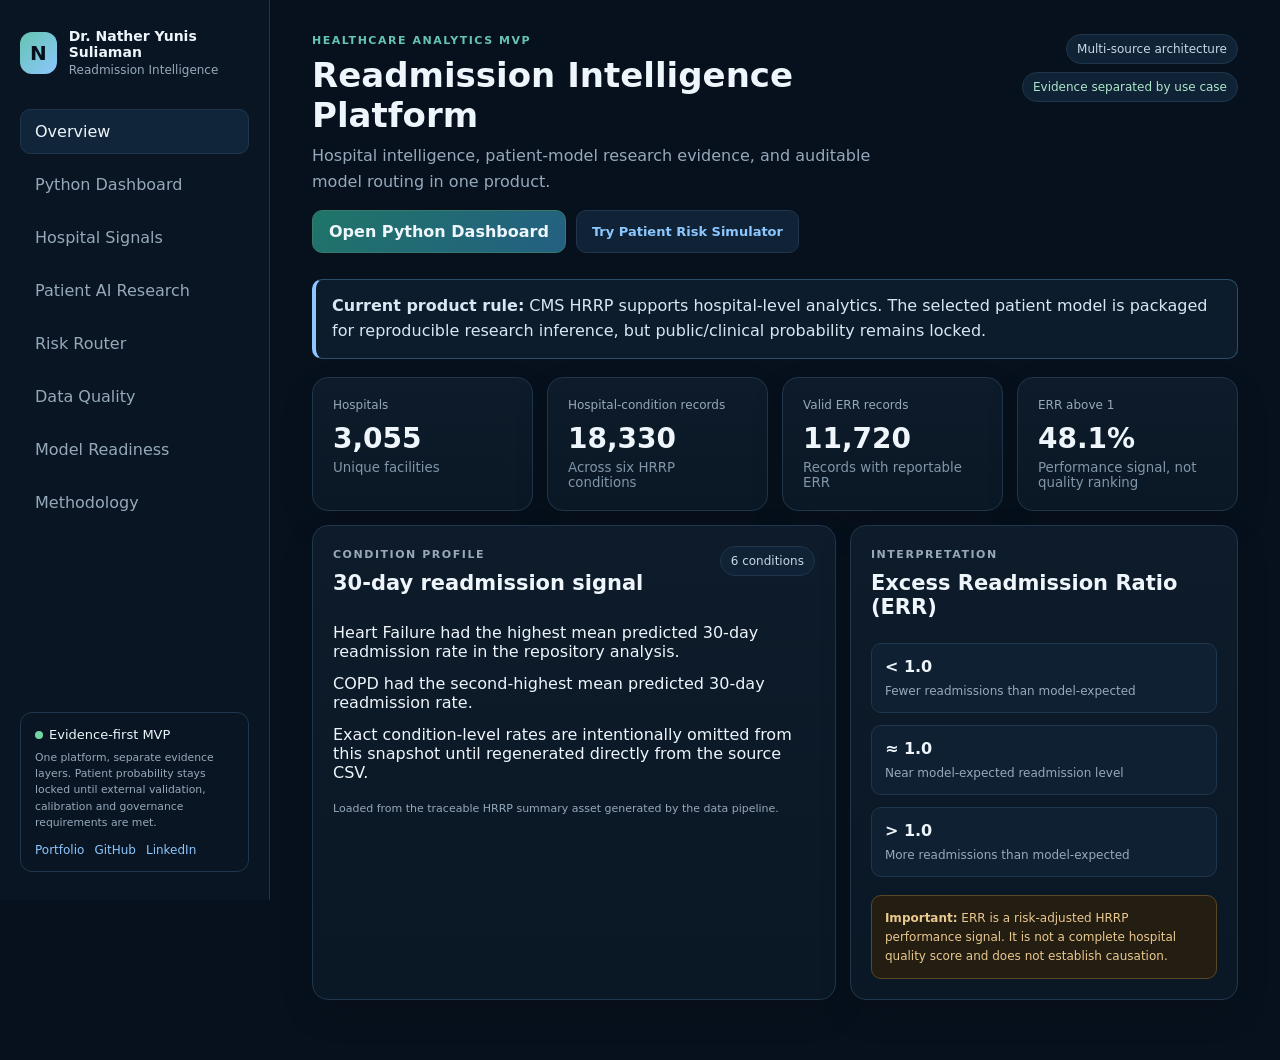
<file: index.html>
<!doctype html>
<html lang="en">
<head>
  <meta charset="utf-8" />
  <meta name="viewport" content="width=device-width, initial-scale=1" />
  <title>Dr. Nather Yunis Suliaman | Readmission Intelligence</title>
  <link rel="stylesheet" href="styles.css" />
  <script src="https://cdn.plot.ly/plotly-2.35.2.min.js"></script>
  <style>.profile-links{display:flex;flex-wrap:wrap;gap:10px;margin-top:12px}.profile-links a{color:var(--accent2);font-size:12px;text-decoration:none}.profile-links a:hover{text-decoration:underline}</style>
  <style>
    .hero-actions{display:flex;gap:10px;flex-wrap:wrap;margin-top:16px}.primary-link,.secondary-link{display:inline-flex;align-items:center;justify-content:center;padding:11px 15px;border-radius:10px;text-decoration:none;font-size:13px;font-weight:800}.primary-link{color:var(--text);border:1px solid #39796c;background:linear-gradient(135deg,#1f7568,#245f82)}.secondary-link{color:var(--accent2);border:1px solid var(--line);background:#102235}.dash-bars{display:grid;gap:20px;margin-top:24px}.dash-measure>div:first-child{display:flex;justify-content:space-between;gap:14px;margin-bottom:8px;font-size:13px}.dash-track{height:14px;background:#13283d;border-radius:999px;overflow:hidden}.dash-fill{height:100%;border-radius:999px;background:linear-gradient(90deg,var(--accent),var(--accent2))}.dash-fill.muted{background:#64788b}.dash-fill.warn{background:linear-gradient(90deg,#df9646,#f0b35a)}.dash-fill.good{background:linear-gradient(90deg,#3fa578,#72d6a4)}.signal-columns{height:215px;display:flex;align-items:flex-end;justify-content:center;gap:60px;padding-top:20px}.signal-columns>div{width:110px;display:flex;flex-direction:column;align-items:center;gap:8px;color:var(--muted);font-size:12px}.signal-column{width:64px;border-radius:10px 10px 3px 3px}.signal-column.high{background:linear-gradient(180deg,var(--warn),#9a602a)}.signal-column.low{background:linear-gradient(180deg,var(--good),#287052)}.signal-columns strong{font-size:22px;color:var(--text)}.insight-list{display:grid;gap:12px;margin-top:18px}.insight-row{display:grid;grid-template-columns:28px 1fr;gap:10px;align-items:flex-start;color:var(--muted);line-height:1.5}.insight-row b{width:28px;height:28px;border-radius:50%;display:grid;place-items:center;background:#16304a;color:var(--accent2)}.dashboard-cta{margin-top:14px;padding:22px;border:1px solid #39796c;border-radius:16px;background:linear-gradient(135deg,#0e2532,#102235);display:flex;align-items:center;justify-content:space-between;gap:20px}.dashboard-cta p{color:var(--muted);margin-bottom:0}.dashboard-provenance{color:var(--muted);font-size:11px;margin:14px 2px 0}@media(max-width:700px){.dashboard-cta{display:block}.dashboard-cta .primary-link{margin-top:16px;width:100%}.signal-columns{gap:28px}}
  </style>
  <style>
    .state-map-card{margin-top:14px}.state-map{width:100%;height:540px;margin-top:8px}.state-rankings{display:grid;grid-template-columns:1fr 1fr;gap:14px;margin-top:10px}.rank-panel{border:1px solid var(--line);border-radius:12px;padding:14px;background:#0b1a29}.rank-panel h3{font-size:14px;margin-bottom:12px}.rank-row{display:grid;grid-template-columns:34px 1fr auto;gap:8px;padding:8px 0;border-bottom:1px solid var(--line);font-size:12px}.rank-row:last-child{border-bottom:0}.rank-row span{color:var(--muted)}@media(max-width:700px){.state-map{height:390px}.state-rankings{grid-template-columns:1fr}}
  </style>
</head>
<body>
  <div class="shell">
    <aside class="sidebar">
      <div class="brand"><div class="brand-mark">N</div><div><strong>Dr. Nather Yunis Suliaman</strong><span>Readmission Intelligence</span></div></div>
      <nav>
        <button class="nav-item active" data-view="overview">Overview</button>
        <button class="nav-item" data-view="python-dashboard">Python Dashboard</button>
        <button class="nav-item" data-view="signals">Hospital Signals</button>
        <button class="nav-item" data-view="patient-ai">Patient AI Research</button>
        <button class="nav-item" data-view="router">Risk Router</button>
        <button class="nav-item" data-view="quality">Data Quality</button>
        <button class="nav-item" data-view="model">Model Readiness</button>
        <button class="nav-item" data-view="methodology">Methodology</button>
      </nav>
      <div class="sidebar-note"><span class="status-dot"></span>Evidence-first MVP<small>One platform, separate evidence layers. Patient probability stays locked until external validation, calibration and governance requirements are met.</small><div class="profile-links"><a href="https://natheerne-hub.github.io/natheersoliman.github.io/" target="_blank" rel="noopener">Portfolio</a><a href="https://github.com/natheerne-hub" target="_blank" rel="noopener">GitHub</a><a href="https://www.linkedin.com/in/nather-suliaman-64866342a" target="_blank" rel="noopener">LinkedIn</a></div></div>
    </aside>
    <main>
      <header class="topbar">
        <div><p class="eyebrow">Healthcare Analytics MVP</p><h1>Readmission Intelligence Platform</h1><p class="subtitle">Hospital intelligence, patient-model research evidence, and auditable model routing in one product.</p><div class="hero-actions"><button class="primary-button" type="button" data-open-view="python-dashboard">Open Python Dashboard</button><a class="secondary-link" href="/simulator.html">Try Patient Risk Simulator</a></div></div>
        <div class="badges"><span class="badge">Multi-source architecture</span><span class="badge badge-safe">Evidence separated by use case</span></div>
      </header>
      <section id="overview" class="view active-view">
        <div class="callout"><strong>Current product rule:</strong> CMS HRRP supports hospital-level analytics. The selected patient model is packaged for reproducible research inference, but public/clinical probability remains locked.</div>
        <div class="kpi-grid">
          <article class="card kpi"><span>Hospitals</span><strong>3,055</strong><small>Unique facilities</small></article>
          <article class="card kpi"><span>Hospital-condition records</span><strong>18,330</strong><small>Across six HRRP conditions</small></article>
          <article class="card kpi"><span>Valid ERR records</span><strong>11,720</strong><small>Records with reportable ERR</small></article>
          <article class="card kpi"><span>ERR above 1</span><strong>48.1%</strong><small>Performance signal, not quality ranking</small></article>
        </div>
        <div class="grid-2">
          <article class="card"><div class="card-head"><div><p class="eyebrow">Condition profile</p><h2>30-day readmission signal</h2></div><span class="chip">6 conditions</span></div><div class="bars" id="conditionBars"></div><p class="footnote">Loaded from the traceable HRRP summary asset generated by the data pipeline.</p></article>
          <article class="card"><div class="card-head"><div><p class="eyebrow">Interpretation</p><h2>Excess Readmission Ratio (ERR)</h2></div></div><div class="err-scale"><div><strong>&lt; 1.0</strong><span>Fewer readmissions than model-expected</span></div><div><strong>≈ 1.0</strong><span>Near model-expected readmission level</span></div><div><strong>&gt; 1.0</strong><span>More readmissions than model-expected</span></div></div><div class="warning"><strong>Important:</strong> ERR is a risk-adjusted HRRP performance signal. It is not a complete hospital quality score and does not establish causation.</div></article>
        </div>
      </section>
      <section id="python-dashboard" class="view">
        <div class="section-heading"><p class="eyebrow">Python-generated analytics</p><h2>Hospital Readmissions Dashboard</h2><p>Every value in this view is derived by the repository's Python pipeline and rendered from a versioned JSON asset.</p></div>
        <div id="pythonKpis" class="kpi-grid"></div>
        <article class="card state-map-card">
          <div class="card-head"><div><p class="eyebrow">Geographic analysis</p><h2>Mean ERR by state</h2><p>Hover over a state to see its mean ERR, hospitals, and valid records.</p></div><span class="chip">CMS HRRP FY 2026</span></div>
          <div id="stateMap" class="state-map" role="img" aria-label="United States choropleth map showing mean Excess Readmission Ratio by state"></div>
          <div id="stateRankings" class="state-rankings"></div>
          <p class="footnote">State values summarize reportable hospital-condition records. Differences are descriptive and do not establish causation or complete hospital quality.</p>
        </article>
        <div class="grid-2">
          <article class="card"><div class="card-head"><div><p class="eyebrow">Data availability</p><h2>ERR reporting coverage</h2></div><span class="chip">18,330 records</span></div><div id="coverageChart" class="dash-bars"></div><p class="footnote">Unavailable or suppressed values are never converted to zero.</p></article>
          <article class="card"><div class="card-head"><div><p class="eyebrow">Performance signal</p><h2>ERR distribution</h2></div><span class="chip">Descriptive</span></div><div id="errDistribution" class="dash-bars"></div><p class="footnote">ERR above 1 indicates more readmissions than model-expected, not a complete hospital-quality verdict.</p></article>
        </div>
        <div class="grid-2">
          <article class="card"><div class="card-head"><div><p class="eyebrow">Multi-condition screen</p><h2>Persistent hospital signals</h2></div></div><div id="signalComparison"></div></article>
          <article class="card"><div class="card-head"><div><p class="eyebrow">Clinical conditions</p><h2>Key findings</h2></div></div><div id="conditionInsights" class="insight-list"></div></article>
        </div>
        <div class="dashboard-cta"><div><p class="eyebrow">Interactive model research</p><h2>Continue to the Patient Risk Simulator</h2><p>Test the guarded 30-day readmission model with synthetic or de-identified encounter data.</p></div><a class="primary-link" href="/simulator.html">Try Patient Risk Simulator →</a></div>
        <p id="pythonProvenance" class="dashboard-provenance"></p>
      </section>

      <section id="signals" class="view">
        <div class="section-heading"><p class="eyebrow">Hospital-level analytics</p><h2>Persistent readmission signals</h2><p>Screen for facilities with consistent ERR patterns across at least five reported HRRP conditions.</p></div>
        <div class="kpi-grid compact"><article class="card kpi"><span>Persistent high-ERR</span><strong>75</strong><small>ERR &gt; 1 across reported conditions</small></article><article class="card kpi"><span>Persistent low-ERR</span><strong>98</strong><small>ERR &lt; 1 across reported conditions</small></article><article class="card kpi"><span>Minimum coverage</span><strong>5</strong><small>Reported clinical conditions</small></article></div>
        <article class="card"><div class="card-head"><div><p class="eyebrow">Interactive demo</p><h2>Hospital signal explorer</h2></div></div><div class="form-row"><label>Hospital<select id="hospitalSelect"></select></label><label>Mean ERR<input id="meanErr" readonly /></label><label>Conditions reported<input id="conditionCount" readonly /></label></div><div id="signalResult" class="result-card"></div><p class="footnote">The three hospital examples are synthetic UI records and do not imply real facility performance.</p></article>
      </section>
      <section id="patient-ai" class="view">
        <div class="section-heading"><p class="eyebrow">Patient-level research layer</p><h2>30-day readmission model evidence</h2><p>The selected model is a research candidate. Metrics below are traceable to the final GitHub Actions benchmark artifact.</p></div>
        <div class="lock-banner"><strong>RESEARCH OUTPUT LOCKED FOR PUBLIC/CLINICAL USE</strong><span id="patientLockReason">Loading evidence…</span></div>
        <div class="kpi-grid">
          <article class="card kpi"><span>Test ROC-AUC</span><strong id="patientAuc">—</strong><small>Discrimination</small></article>
          <article class="card kpi"><span>Test PR-AUC</span><strong id="patientPrauc">—</strong><small>Imbalanced-outcome performance</small></article>
          <article class="card kpi"><span>Sensitivity</span><strong id="patientSensitivity">—</strong><small>Detected true readmissions</small></article>
          <article class="card kpi"><span>Specificity</span><strong id="patientSpecificity">—</strong><small>Correct non-readmissions</small></article>
        </div>
        <div class="grid-2">
          <article class="card"><div class="card-head"><div><p class="eyebrow">Operational burden</p><h2>Confusion matrix</h2></div><span class="chip" id="patientThreshold">Threshold —</span></div><div class="confusion-grid"><div class="cm tp"><span>True Positive</span><strong id="cmTp">—</strong></div><div class="cm fp"><span>False Positive</span><strong id="cmFp">—</strong></div><div class="cm fn"><span>False Negative</span><strong id="cmFn">—</strong></div><div class="cm tn"><span>True Negative</span><strong id="cmTn">—</strong></div></div><div class="warning" id="alertBurden">Loading alert-burden evidence…</div></article>
          <article class="card"><div class="card-head"><div><p class="eyebrow">Explainability</p><h2>Top global risk drivers</h2></div></div><div id="riskDrivers" class="driver-list"></div><p class="footnote">Permutation importance reflects predictive contribution, not causation.</p></article>
        </div>
        <div class="grid-2">
          <article class="card"><p class="eyebrow">Model package</p><h3>Reproducible inference bundle</h3><div class="status-row"><span>Selected architecture</span><strong class="ready">HistGradientBoosting</strong></div><div class="status-row"><span>Packaged pipeline</span><strong class="ready">CI GENERATED</strong></div><div class="status-row"><span>Typed input manifest</span><strong class="ready">READY</strong></div><div class="status-row"><span>Clinical deployment</span><strong class="blocked">BLOCKED</strong></div><p>CI packages the fitted preprocessing pipeline and model into a versioned joblib artifact and smoke-tests guarded inference.</p></article>
          <article class="card"><p class="eyebrow">Next validation gate</p><h3>What must happen before patient probability is unlocked</h3><div class="metric-list"><span>Calibration by intended use</span><span>Subgroup performance</span><span>Alert-capacity target</span><span>External validation</span><span>Governance approval</span></div><p>This is deliberately stricter than a demo-only AI score because the intended domain is healthcare.</p></article>
        </div>
      </section>
      <section id="router" class="view">
        <div class="section-heading"><p class="eyebrow">Model orchestration</p><h2>Risk Router</h2><p>The router chooses the correct evidence layer instead of mixing incompatible datasets.</p></div>
        <article class="card"><div class="form-row router-form"><label>Requested analysis<select id="taskSelect"><option value="hospital_level_readmission_intelligence">Hospital readmission intelligence</option><option value="patient_30_day_readmission_probability">Patient 30-day readmission probability</option><option value="external_validation_and_local_calibration">Dubai external validation</option></select></label><label>Available data unit<select id="unitSelect"><option value="hospital-condition record">Hospital-condition record</option><option value="patient encounter">Patient encounter</option><option value="authorized Dubai sandbox data">Authorized Dubai sandbox data</option></select></label><label>Output status<input id="routeStatus" readonly /></label></div><button id="routeButton" class="primary-button" type="button">Evaluate route</button><div id="routeResult" class="result-card router-result"></div><p class="footnote">The router never substitutes a different model merely to return a number.</p></article>
      </section>
      <section id="quality" class="view">
        <div class="section-heading"><p class="eyebrow">Trust layer</p><h2>Data quality controls</h2><p>Missing and suppressed values remain meaningful states rather than silently becoming zero.</p></div>
        <div class="quality-grid"><article class="card"><strong>Duplicates</strong><span class="metric good">0</span><p>Duplicate rows reported in source analysis.</p></article><article class="card"><strong>Suppressed readmissions</strong><span class="metric neutral">Preserved</span><p>“Too Few to Report” remains suppressed/not-reported.</p></article><article class="card"><strong>Valid ERR coverage</strong><span class="metric">11,720 / 18,330</span><p>Measure-specific valid subsets prevent false denominators.</p></article><article class="card"><strong>Date handling</strong><span class="metric good">Typed</span><p>Start/end dates are converted to datetime fields during preparation.</p></article></div>
      </section>
      <section id="model" class="view">
        <div class="section-heading"><p class="eyebrow">AI readiness</p><h2>Registered model status</h2><p>Each data source has a defined role and independent readiness state.</p></div>
        <div class="model-status card" id="modelRegistryStatus"><div class="status-row"><span>Hospital-level analytics engine</span><strong class="ready">READY</strong></div><div class="status-row"><span>Patient-level research candidate</span><strong class="pending">SELECTED / LOCKED</strong></div><div class="status-row"><span>External validation on Dubai population</span><strong class="pending">SANDBOX PHASE</strong></div><div class="status-row"><span>Clinical deployment claim</span><strong class="blocked">NOT CLAIMED</strong></div></div>
        <article class="card"><h3>Required patient-model evidence</h3><div class="metric-list"><span>ROC-AUC</span><span>PR-AUC</span><span>Sensitivity</span><span>Specificity</span><span>Precision</span><span>F1</span><span>Brier score</span><span>Calibration</span><span>Subgroups</span><span>External validation</span></div><p>Thresholds are selected on validation data. The final test set is not used for model selection.</p></article>
      </section>
      <section id="methodology" class="view">
        <div class="section-heading"><p class="eyebrow">Auditability</p><h2>How every result is produced</h2></div>
        <article class="card pipeline"><div>Source-specific data</div><span>→</span><div>Data intake review</div><span>→</span><div>Quality & leakage checks</div><span>→</span><div>Task routing</div><span>→</span><div>Registered analytics/model</div><span>→</span><div>Validation status</div><span>→</span><div>Result + provenance</div></article>
        <div class="grid-2"><article class="card"><h3>Design principle</h3><p>No unexplained score appears in the interface. Each result traces to a defined source, transformation, model version, and interpretation rule.</p></article><article class="card"><h3>Data-separation principle</h3><p>CMS hospital records and patient encounters are not concatenated simply to increase row count. Combining sources requires a defensible harmonization study.</p></article></div>
      </section>
    </main>
  </div>
  <script src="app.js"></script>
  <script src="dashboard.js"></script>
  <script>document.querySelectorAll('[data-open-view]').forEach((button)=>button.addEventListener('click',()=>document.querySelector(`[data-view="${button.dataset.openView}"]`)?.click()));</script>
</body>
</html>
</file>
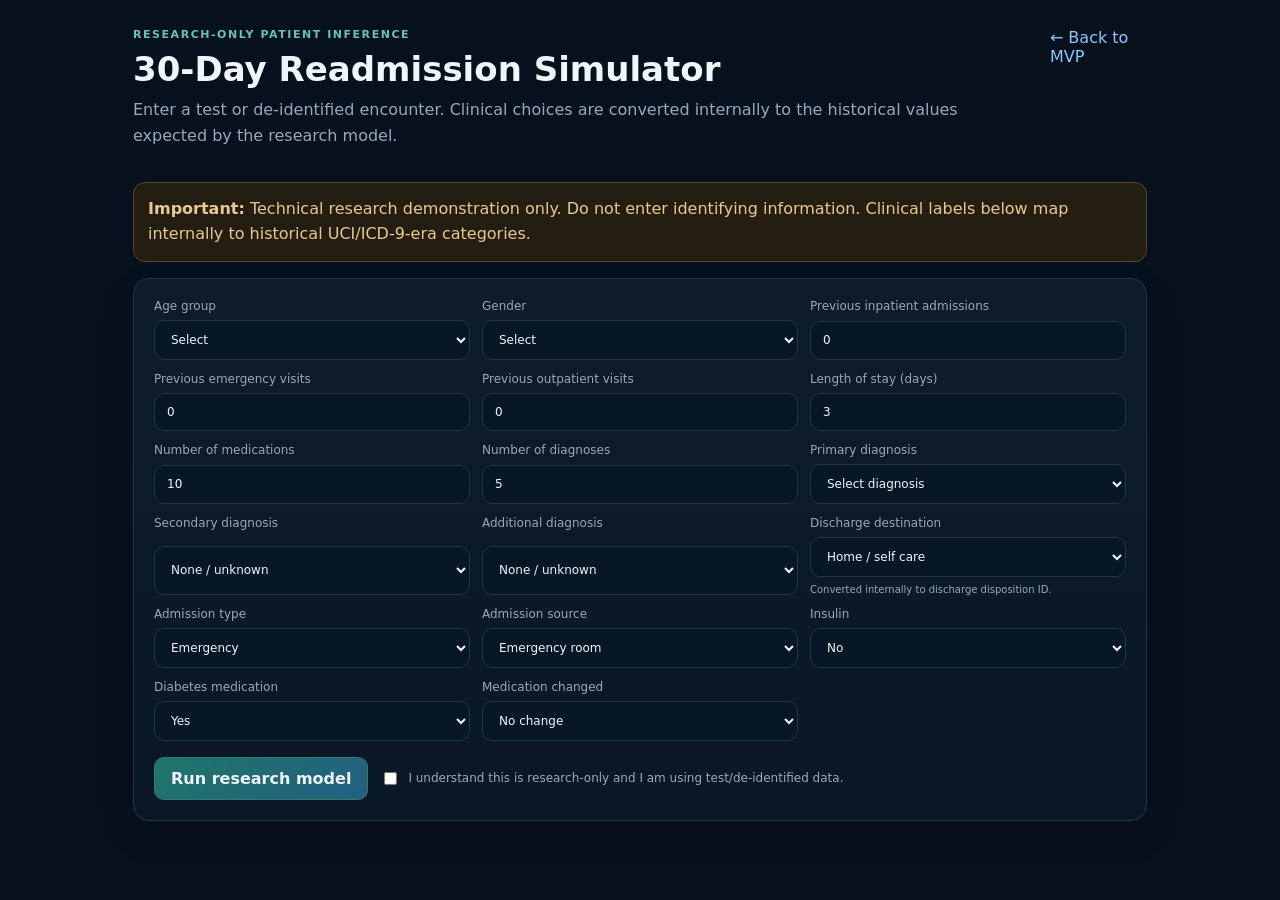
<file: simulator.html>
<!doctype html>
<html lang="en">
<head><meta charset="utf-8"/><meta name="viewport" content="width=device-width,initial-scale=1"/><title>Patient Risk Simulator | Dr. Nather Yunis Suliaman</title><link rel="stylesheet" href="/styles.css"/><style>.sim-wrap{max-width:1050px;margin:0 auto;padding:28px 18px 60px}.sim-head{display:flex;justify-content:space-between;gap:16px;align-items:flex-start;margin-bottom:18px}.sim-grid{display:grid;grid-template-columns:repeat(3,minmax(0,1fr));gap:12px}.sim-grid label{min-width:0}.sim-actions{display:flex;gap:12px;align-items:center;flex-wrap:wrap;margin-top:16px}.ack{display:flex;gap:8px;align-items:flex-start;color:var(--muted);font-size:12px;line-height:1.5}.ack input{width:auto;margin-top:3px}.sim-result{margin-top:18px}.risk-number{font-size:42px;font-weight:900;margin:8px 0}.signal{display:inline-block;padding:7px 11px;border-radius:999px;border:1px solid var(--line);font-size:12px}.back{color:var(--accent2);text-decoration:none}.research-note{border:1px solid #5c4725;background:#241d11;padding:14px;border-radius:12px;color:#e9c98f;line-height:1.55;margin-bottom:16px}.loader{opacity:.7}.driver-values{display:flex;flex-wrap:wrap;gap:8px;margin-top:12px}.driver-values span{padding:7px 9px;border:1px solid var(--line);border-radius:8px;background:#102235;font-size:12px}.field-help{font-size:10px;color:var(--muted)}@media(max-width:760px){.sim-grid{grid-template-columns:1fr 1fr}.sim-head{display:block}}@media(max-width:520px){.sim-grid{grid-template-columns:1fr}.risk-number{font-size:34px}}</style></head>
<body><main class="sim-wrap"><div class="sim-head"><div><p class="eyebrow">Research-only patient inference</p><h1>30-Day Readmission Simulator</h1><p class="subtitle">Enter a test or de-identified encounter. Clinical choices are converted internally to the historical values expected by the research model.</p></div><a class="back" href="/">← Back to MVP</a></div><div class="research-note"><strong>Important:</strong> Technical research demonstration only. Do not enter identifying information. Clinical labels below map internally to historical UCI/ICD-9-era categories.</div>
<form id="riskForm" class="card"><div class="sim-grid">
<label>Age group<select name="age" required><option value="">Select</option><option>[20-30)</option><option>[30-40)</option><option>[40-50)</option><option>[50-60)</option><option>[60-70)</option><option>[70-80)</option><option>[80-90)</option><option>[90-100)</option></select></label>
<label>Gender<select name="gender" required><option value="">Select</option><option>Female</option><option>Male</option></select></label>
<label>Previous inpatient admissions<input name="number_inpatient" type="number" min="0" step="1" required value="0"/></label><label>Previous emergency visits<input name="number_emergency" type="number" min="0" step="1" required value="0"/></label><label>Previous outpatient visits<input name="number_outpatient" type="number" min="0" step="1" value="0"/></label><label>Length of stay (days)<input name="time_in_hospital" type="number" min="1" max="14" step="1" required value="3"/></label><label>Number of medications<input name="num_medications" type="number" min="0" step="1" required value="10"/></label><label>Number of diagnoses<input name="number_diagnoses" type="number" min="1" step="1" required value="5"/></label>
<label>Primary diagnosis<select name="diag_1" required><option value="">Select diagnosis</option><option value="428">Heart failure</option><option value="250.4">Diabetes with renal manifestations</option><option value="401">Hypertension</option><option value="414">Coronary atherosclerosis</option><option value="410">Acute myocardial infarction</option><option value="486">Pneumonia</option><option value="491">Chronic bronchitis / COPD-related</option><option value="584">Acute kidney failure</option><option value="599">Urinary tract disorder / UTI-related</option><option value="786">Chest pain / respiratory symptom</option></select></label>
<label>Secondary diagnosis<select name="diag_2"><option value="">None / unknown</option><option value="428">Heart failure</option><option value="250.4">Diabetes with renal manifestations</option><option value="401">Hypertension</option><option value="414">Coronary atherosclerosis</option><option value="410">Acute myocardial infarction</option><option value="486">Pneumonia</option><option value="491">Chronic bronchitis / COPD-related</option><option value="584">Acute kidney failure</option><option value="599">Urinary tract disorder / UTI-related</option><option value="786">Chest pain / respiratory symptom</option></select></label>
<label>Additional diagnosis<select name="diag_3"><option value="">None / unknown</option><option value="428">Heart failure</option><option value="250.4">Diabetes with renal manifestations</option><option value="401">Hypertension</option><option value="414">Coronary atherosclerosis</option><option value="410">Acute myocardial infarction</option><option value="486">Pneumonia</option><option value="491">Chronic bronchitis / COPD-related</option><option value="584">Acute kidney failure</option><option value="599">Urinary tract disorder / UTI-related</option><option value="786">Chest pain / respiratory symptom</option></select></label>
<label>Discharge destination<select name="discharge_disposition_id"><option value="1">Home / self care</option><option value="3">Skilled nursing facility</option><option value="6">Home with health service</option><option value="2">Short-term hospital</option><option value="4">Intermediate care facility</option><option value="5">Other inpatient institution</option><option value="22">Rehabilitation facility</option></select><span class="field-help">Converted internally to discharge disposition ID.</span></label>
<label>Admission type<select name="admission_type_id"><option value="1">Emergency</option><option value="2">Urgent</option><option value="3">Elective</option><option value="4">Newborn</option><option value="5">Not available</option><option value="6">NULL / unknown</option><option value="7">Trauma center</option><option value="8">Not mapped</option></select></label>
<label>Admission source<select name="admission_source_id"><option value="7">Emergency room</option><option value="1">Physician referral</option><option value="2">Clinic referral</option><option value="3">HMO referral</option><option value="4">Transfer from hospital</option><option value="5">Transfer from skilled nursing facility</option><option value="6">Transfer from another health facility</option><option value="9">Information not available</option></select></label>
<label>Insulin<select name="insulin"><option>No</option><option>Steady</option><option>Up</option><option>Down</option></select></label><label>Diabetes medication<select name="diabetesMed"><option>Yes</option><option>No</option></select></label><label>Medication changed<select name="change"><option value="No">No change</option><option value="Ch">Changed</option></select></label>
</div><div class="sim-actions"><button class="primary-button" type="submit">Run research model</button><label class="ack"><input id="ack" type="checkbox" required/><span>I understand this is research-only and I am using test/de-identified data.</span></label></div></form><section id="simResult" class="card sim-result" hidden></section></main><script src="/simulator.js"></script></body></html>
</file>
<file: styles.css>
:root{--bg:#07111d;--panel:#0d1b2a;--panel2:#102235;--line:#20364c;--text:#eef5fb;--muted:#96a9bb;--accent:#65c4b0;--accent2:#8cc7ff;--warn:#f0b35a;--danger:#ee7d7d;--good:#72d6a4}*{box-sizing:border-box}body{margin:0;font-family:Inter,ui-sans-serif,system-ui,-apple-system,BlinkMacSystemFont,"Segoe UI",sans-serif;background:var(--bg);color:var(--text)}button,input,select{font:inherit}.shell{min-height:100vh;display:grid;grid-template-columns:270px 1fr}.sidebar{border-right:1px solid var(--line);padding:28px 20px;display:flex;flex-direction:column;gap:32px;background:#091522;position:sticky;top:0;height:100vh}.brand{display:flex;align-items:center;gap:12px}.brand-mark{width:42px;height:42px;border-radius:12px;display:grid;place-items:center;background:linear-gradient(135deg,var(--accent),var(--accent2));color:#06111d;font-weight:900;font-size:20px}.brand strong,.brand span{display:block}.brand strong{font-size:14px}.brand span{font-size:12px;color:var(--muted);margin-top:3px}nav{display:grid;gap:8px}.nav-item{background:transparent;color:var(--muted);border:1px solid transparent;padding:12px 14px;border-radius:10px;text-align:left;cursor:pointer}.nav-item:hover,.nav-item.active{background:#11253a;color:var(--text);border-color:var(--line)}.sidebar-note{margin-top:auto;border:1px solid var(--line);padding:14px;border-radius:12px;color:var(--text);font-size:13px}.sidebar-note small{display:block;color:var(--muted);line-height:1.5;margin-top:8px}.status-dot{width:8px;height:8px;background:var(--good);border-radius:50%;display:inline-block;margin-right:6px}main{padding:34px 42px 60px;max-width:1500px;width:100%;margin:0 auto}.topbar{display:flex;justify-content:space-between;gap:24px;align-items:flex-start;margin-bottom:26px}.eyebrow{text-transform:uppercase;letter-spacing:.14em;color:var(--accent);font-size:11px;font-weight:800;margin:0 0 8px}h1,h2,h3,p{margin-top:0}h1{font-size:34px;margin-bottom:8px}h2{font-size:21px;margin-bottom:6px}h3{font-size:17px}.subtitle,.section-heading p,.card p{color:var(--muted);line-height:1.6}.badges{display:flex;gap:8px;flex-wrap:wrap;justify-content:flex-end}.badge,.chip{border:1px solid var(--line);background:#102235;padding:7px 10px;border-radius:999px;font-size:12px;color:#c6d7e6}.badge-safe{color:#aee6cb}.view{display:none}.active-view{display:block}.callout{padding:14px 16px;border:1px solid #28506a;border-left:4px solid var(--accent2);background:#0c1c2c;border-radius:10px;margin-bottom:18px;color:#d9e7f2;line-height:1.55}.kpi-grid{display:grid;grid-template-columns:repeat(4,minmax(0,1fr));gap:14px;margin-bottom:14px}.kpi-grid.compact{grid-template-columns:repeat(3,minmax(0,1fr))}.card{background:linear-gradient(180deg,var(--panel),#0a1826);border:1px solid var(--line);border-radius:16px;padding:20px;box-shadow:0 14px 34px rgba(0,0,0,.12)}.kpi span,.kpi strong,.kpi small{display:block}.kpi span{font-size:12px;color:var(--muted)}.kpi strong{font-size:28px;margin:10px 0 5px}.kpi small{color:#8196a9}.grid-2{display:grid;grid-template-columns:1.35fr 1fr;gap:14px;margin-top:14px}.card-head{display:flex;align-items:flex-start;justify-content:space-between;gap:12px}.bars{display:grid;gap:13px;margin-top:22px}.bar-row{display:grid;grid-template-columns:170px 1fr 48px;align-items:center;gap:10px;font-size:12px}.bar-track{height:9px;background:#13283d;border-radius:999px;overflow:hidden}.bar-fill{height:100%;background:linear-gradient(90deg,var(--accent),var(--accent2));border-radius:999px}.footnote{font-size:11px!important;margin-top:18px!important}.err-scale{display:grid;gap:12px;margin:18px 0}.err-scale div{padding:13px;border:1px solid var(--line);border-radius:10px;background:#0f2032}.err-scale strong{display:block;margin-bottom:4px}.err-scale span{font-size:12px;color:var(--muted)}.warning{border:1px solid #5c4725;background:#241d11;padding:13px;border-radius:10px;color:#e9c98f;font-size:12px;line-height:1.55}.section-heading{margin:10px 0 18px}.section-heading p{max-width:760px}.form-row{display:grid;grid-template-columns:2fr 1fr 1fr;gap:12px;margin:14px 0}label{display:grid;gap:7px;color:var(--muted);font-size:12px}select,input{width:100%;padding:11px 12px;border-radius:10px;border:1px solid var(--line);background:#081725;color:var(--text)}.result-card{padding:16px;border-radius:12px;background:#102235;border:1px solid var(--line)}.result-card strong{font-size:20px}.router-form{grid-template-columns:1.4fr 1.2fr .8fr}.router-result{margin-top:14px}.primary-button{border:1px solid #39796c;background:linear-gradient(135deg,#1f7568,#245f82);color:var(--text);padding:11px 16px;border-radius:10px;font-weight:800;cursor:pointer}.primary-button:hover{filter:brightness(1.08)}.quality-grid{display:grid;grid-template-columns:repeat(2,minmax(0,1fr));gap:14px}.quality-grid .metric{display:block;font-size:24px;font-weight:800;margin:12px 0}.metric.good,.ready{color:var(--good)}.metric.neutral,.pending{color:var(--warn)}.blocked{color:var(--danger)}.model-status{display:grid;gap:0;margin-bottom:14px}.status-row{display:flex;justify-content:space-between;gap:12px;padding:15px 0;border-bottom:1px solid var(--line)}.status-row:last-child{border-bottom:0}.status-row strong{font-size:12px}.metric-list{display:flex;flex-wrap:wrap;gap:8px;margin:14px 0}.metric-list span{padding:8px 10px;border:1px solid var(--line);border-radius:8px;background:#102235;font-size:12px}.pipeline{display:flex;align-items:center;gap:10px;flex-wrap:wrap}.pipeline div{padding:10px 12px;background:#102235;border:1px solid var(--line);border-radius:10px;font-size:12px}.pipeline span{color:var(--accent)}.lock-banner{border:1px solid #5c4725;background:#241d11;padding:14px 16px;border-radius:12px;margin-bottom:14px;display:grid;gap:6px}.lock-banner strong{color:#ffd18a}.lock-banner span{color:#d7b98b;font-size:12px}.confusion-grid{display:grid;grid-template-columns:1fr 1fr;gap:10px;margin:18px 0}.cm{padding:14px;border:1px solid var(--line);border-radius:10px;background:#102235}.cm span,.cm strong{display:block}.cm span{font-size:11px;color:var(--muted)}.cm strong{font-size:24px;margin-top:6px}.driver-list{display:grid;gap:10px}.driver-row{display:grid;grid-template-columns:180px 1fr 58px;align-items:center;gap:10px;font-size:12px}.driver-track{height:8px;border-radius:999px;background:#13283d;overflow:hidden}.driver-fill{height:100%;background:linear-gradient(90deg,var(--accent2),var(--accent));border-radius:999px}@media(max-width:980px){.shell{grid-template-columns:1fr}.sidebar{position:relative;height:auto;border-right:0;border-bottom:1px solid var(--line)}nav{grid-template-columns:repeat(2,minmax(0,1fr))}.sidebar-note{display:none}main{padding:28px 18px}.topbar{display:block}.badges{justify-content:flex-start;margin-top:14px}.kpi-grid,.kpi-grid.compact,.grid-2,.quality-grid,.form-row,.router-form{grid-template-columns:1fr 1fr}}@media(max-width:640px){.kpi-grid,.kpi-grid.compact,.grid-2,.quality-grid,.form-row,.router-form,.confusion-grid{grid-template-columns:1fr}nav{grid-template-columns:1fr}.topbar h1{font-size:28px}.bar-row{grid-template-columns:120px 1fr 42px}.driver-row{grid-template-columns:120px 1fr 48px}}
</file>
